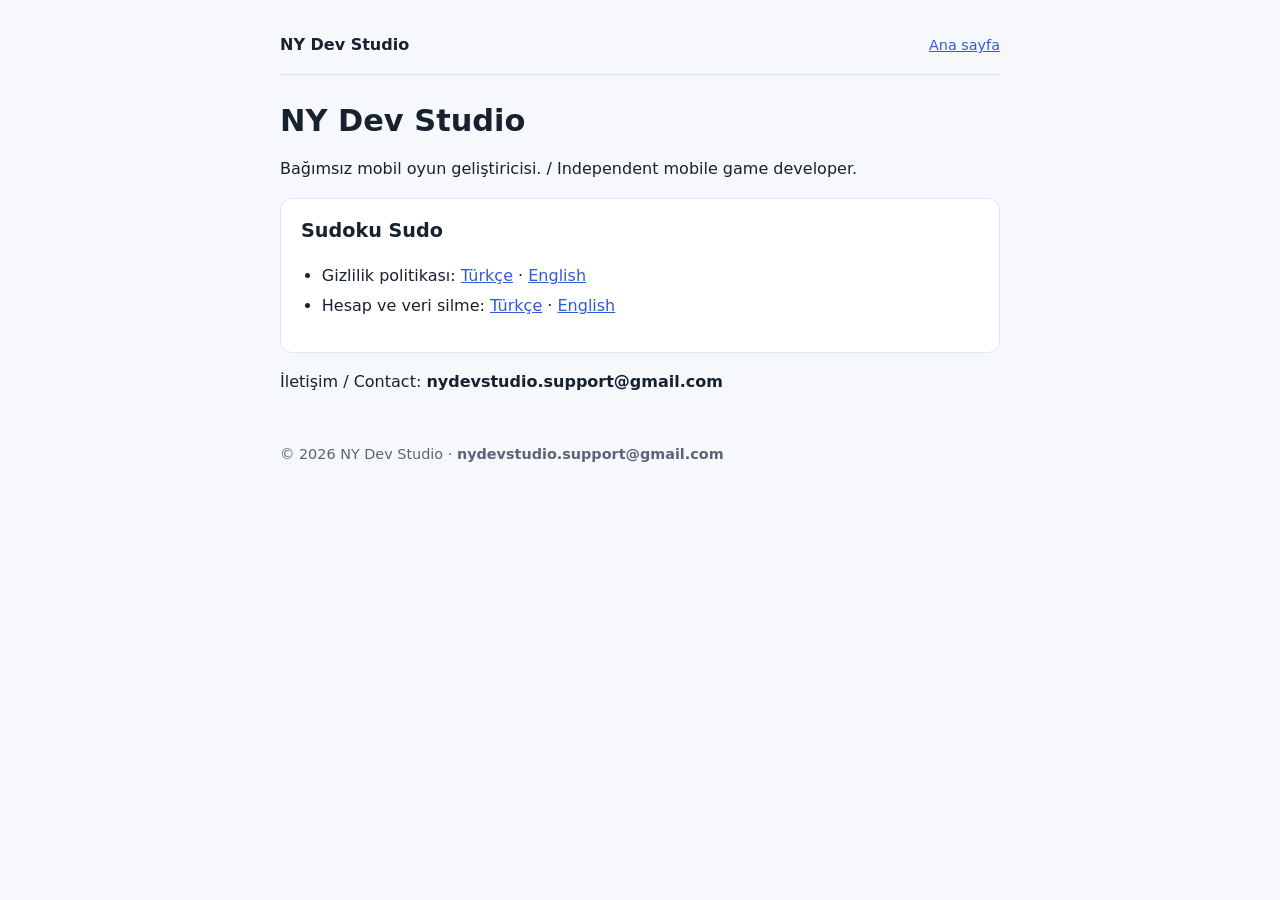
<file: index.html>
<!doctype html>
<html lang="tr">
<head>
<meta charset="utf-8">
<meta name="viewport" content="width=device-width, initial-scale=1">
<title>NY Dev Studio</title>
<link rel="stylesheet" href="/style.css">
</head>
<body>
<main>
<header class="site"><a class="brand" href="/">NY Dev Studio</a><nav class="lang"><a href="/">Ana sayfa</a></nav></header>
<h1>NY Dev Studio</h1>
<p>Bağımsız mobil oyun geliştiricisi. / Independent mobile game developer.</p>
<div class="card">
<h2 style="margin-top:0">Sudoku Sudo</h2>
<ul>
<li>Gizlilik politikası: <a href="/sudoku-sudo/gizlilik.html">Türkçe</a> · <a href="/sudoku-sudo/privacy.html">English</a></li>
<li>Hesap ve veri silme: <a href="/sudoku-sudo/hesap-silme.html">Türkçe</a> · <a href="/sudoku-sudo/delete-account.html">English</a></li>
</ul>
</div>
<p>İletişim / Contact: <span class="mail">nydevstudio.support@gmail.com</span></p>

<footer>© 2026 NY Dev Studio · <span class="mail">nydevstudio.support@gmail.com</span></footer>
</main>
</body>
</html>
</file>
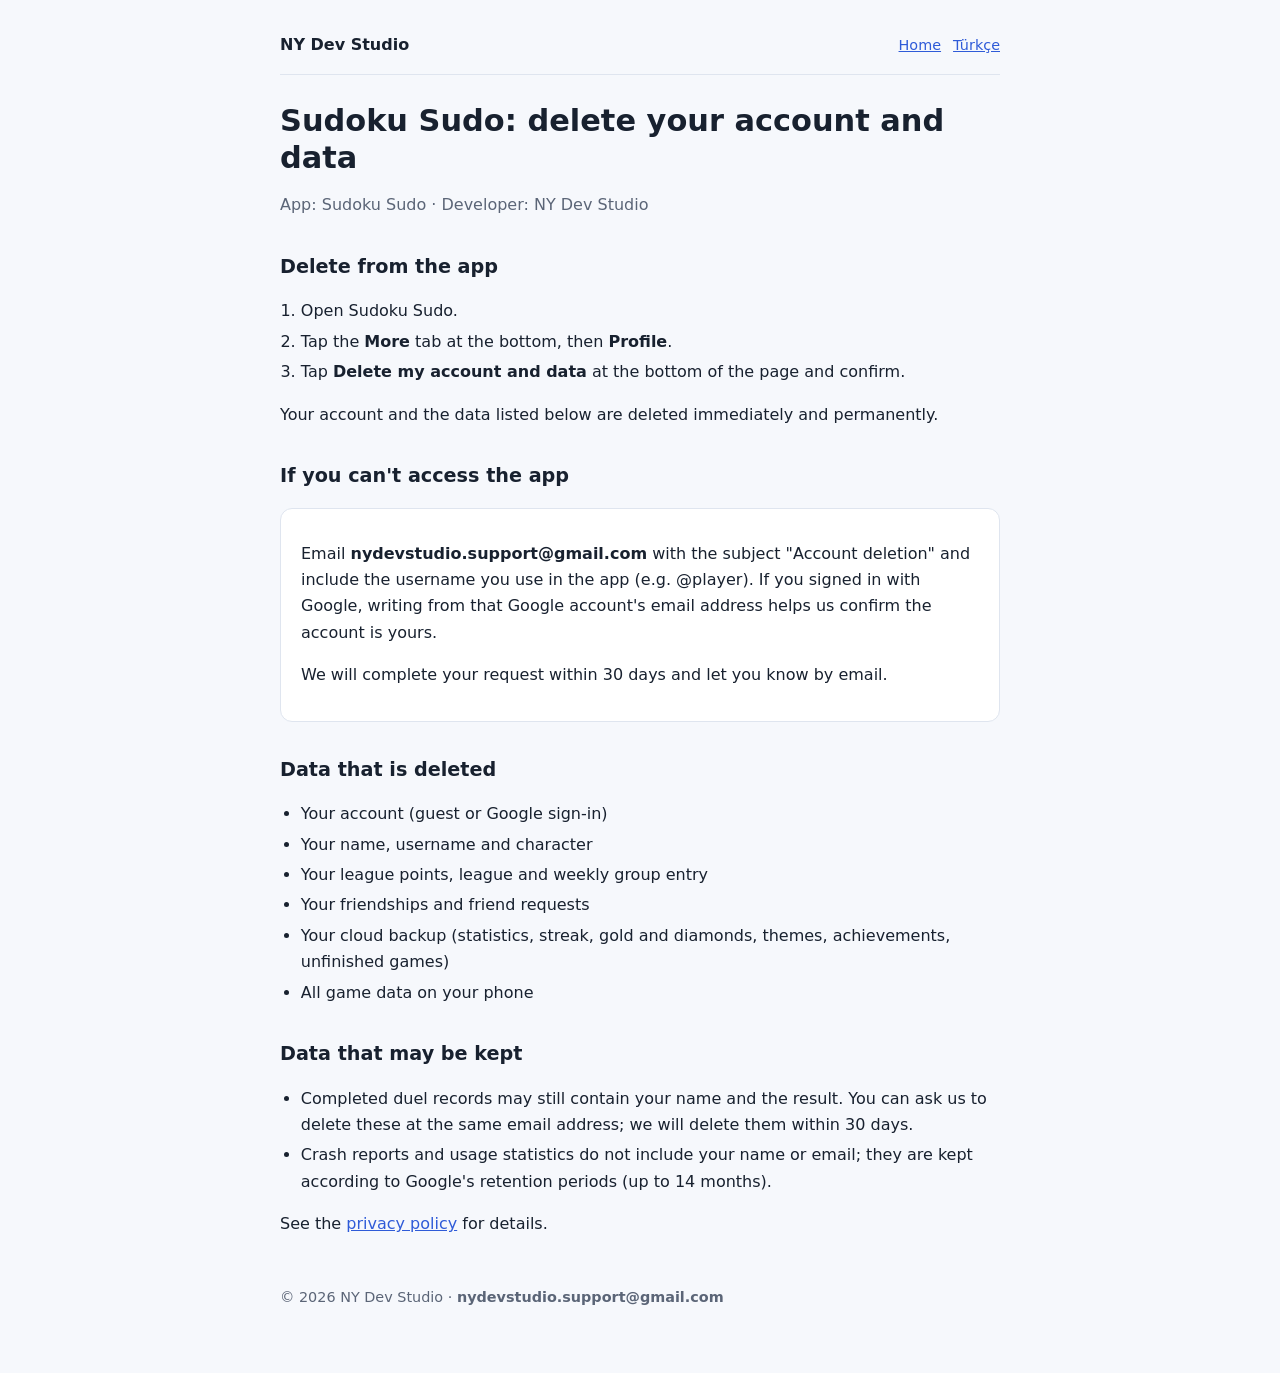
<file: sudoku-sudo/delete-account.html>
<!doctype html>
<html lang="en">
<head>
<meta charset="utf-8">
<meta name="viewport" content="width=device-width, initial-scale=1">
<title>Account and data deletion · Sudoku Sudo</title>
<link rel="stylesheet" href="/style.css">
</head>
<body>
<main>
<header class="site"><a class="brand" href="/">NY Dev Studio</a><nav class="lang"><a href="/">Home</a><a href="/sudoku-sudo/hesap-silme.html" hreflang="tr">Türkçe</a></nav></header>
<h1>Sudoku Sudo: delete your account and data</h1>
<p class="meta">App: Sudoku Sudo · Developer: NY Dev Studio</p>
<h2>Delete from the app</h2>
<ol>
<li>Open Sudoku Sudo.</li>
<li>Tap the <strong>More</strong> tab at the bottom, then <strong>Profile</strong>.</li>
<li>Tap <strong>Delete my account and data</strong> at the bottom of the page and confirm.</li>
</ol>
<p>Your account and the data listed below are deleted immediately and permanently.</p>
<h2>If you can't access the app</h2>
<div class="card">
<p>Email <span class="mail">nydevstudio.support@gmail.com</span> with the subject "Account deletion" and include the username you use in the app (e.g. @player). If you signed in with Google, writing from that Google account's email address helps us confirm the account is yours.</p>
<p>We will complete your request within 30 days and let you know by email.</p>
</div>
<h2>Data that is deleted</h2>
<ul>
<li>Your account (guest or Google sign-in)</li>
<li>Your name, username and character</li>
<li>Your league points, league and weekly group entry</li>
<li>Your friendships and friend requests</li>
<li>Your cloud backup (statistics, streak, gold and diamonds, themes, achievements, unfinished games)</li>
<li>All game data on your phone</li>
</ul>
<h2>Data that may be kept</h2>
<ul>
<li>Completed duel records may still contain your name and the result. You can ask us to delete these at the same email address; we will delete them within 30 days.</li>
<li>Crash reports and usage statistics do not include your name or email; they are kept according to Google's retention periods (up to 14 months).</li>
</ul>
<p>See the <a href="/sudoku-sudo/privacy.html">privacy policy</a> for details.</p>

<footer>© 2026 NY Dev Studio · <span class="mail">nydevstudio.support@gmail.com</span></footer>
</main>
</body>
</html>
</file>
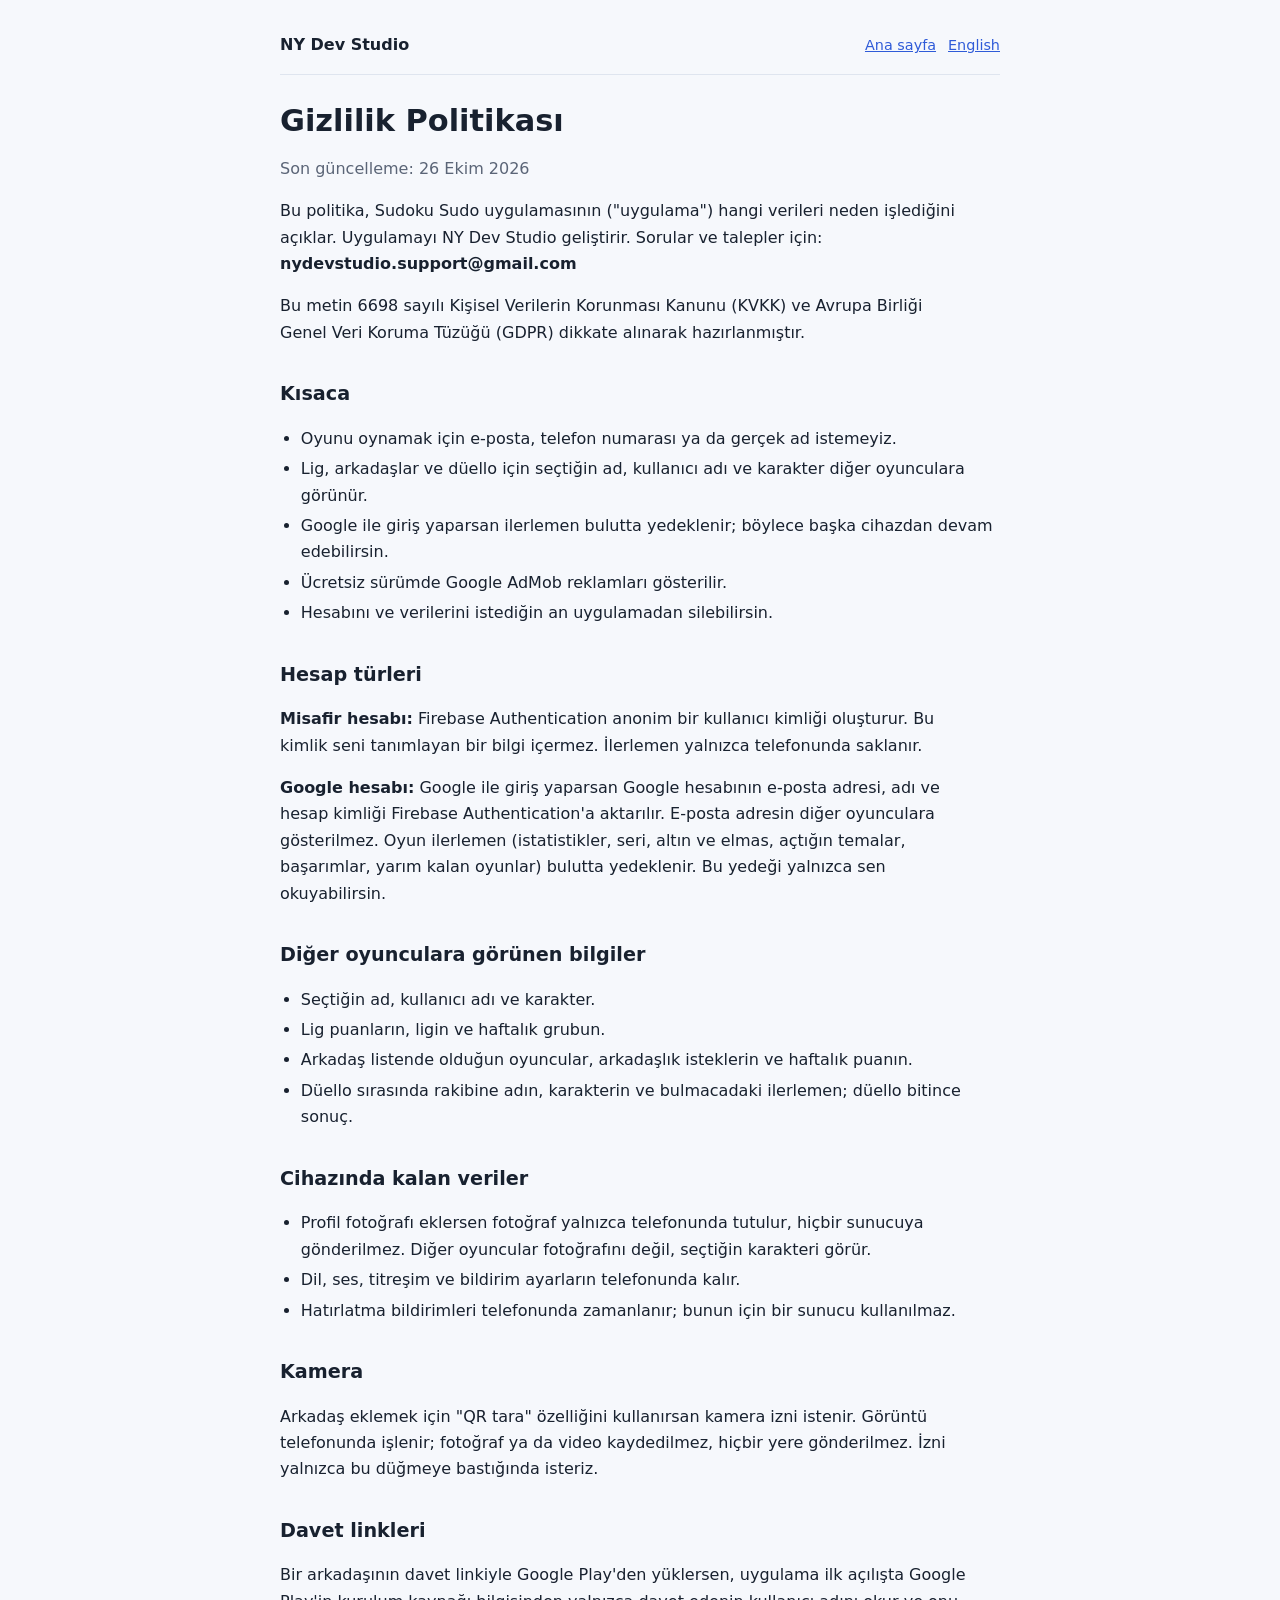
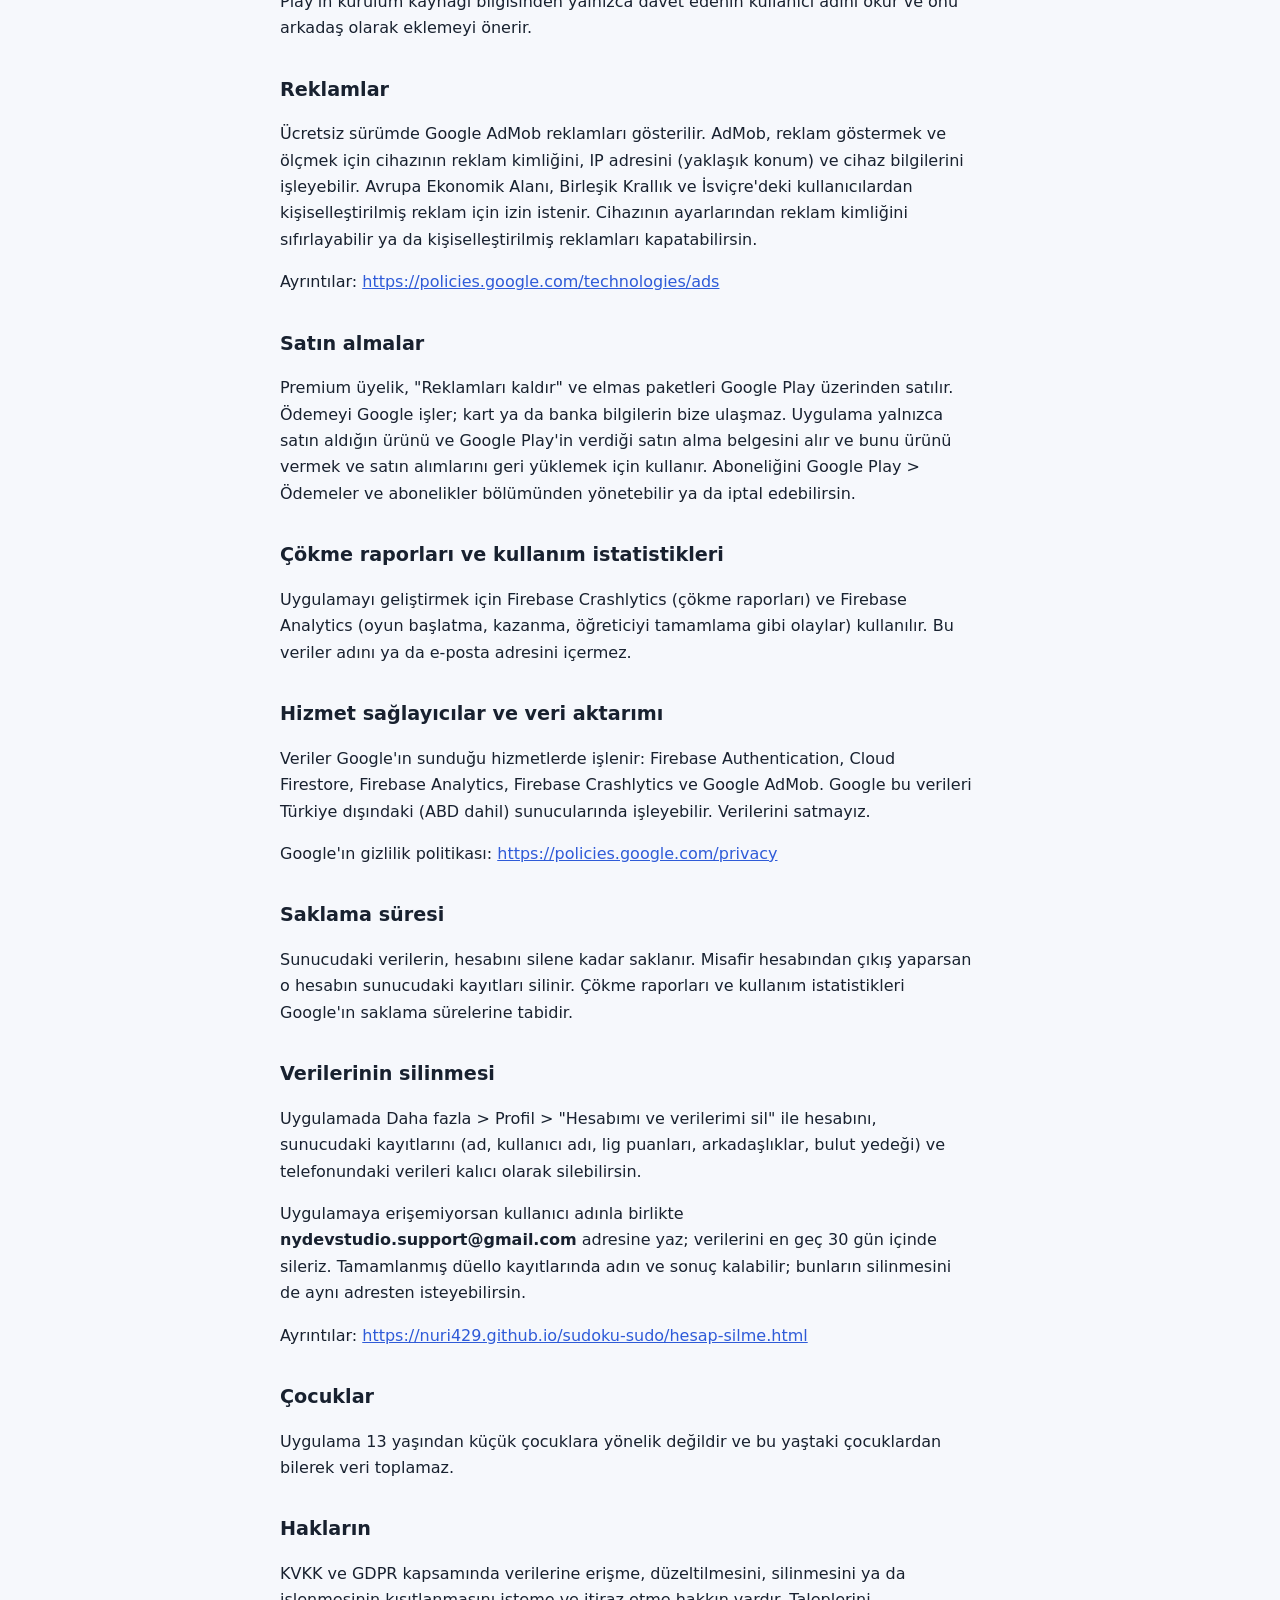
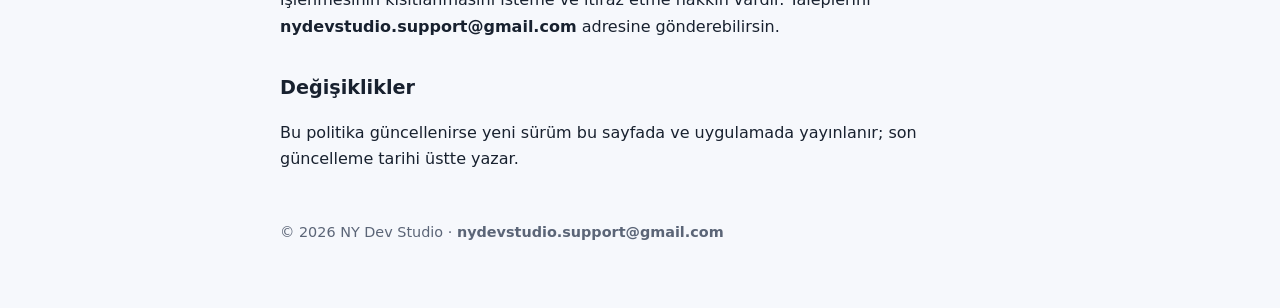
<file: sudoku-sudo/gizlilik.html>
<!doctype html>
<html lang="tr">
<head>
<meta charset="utf-8">
<meta name="viewport" content="width=device-width, initial-scale=1">
<title>Gizlilik Politikası · Sudoku Sudo</title>
<link rel="stylesheet" href="/style.css">
</head>
<body>
<main>
<header class="site"><a class="brand" href="/">NY Dev Studio</a><nav class="lang"><a href="/">Ana sayfa</a><a href="/sudoku-sudo/privacy.html" hreflang="en">English</a></nav></header>
<h1>Gizlilik Politikası</h1>
<p class="meta">Son güncelleme: 26 Ekim 2026</p>
<p>Bu politika, Sudoku Sudo uygulamasının (&quot;uygulama&quot;) hangi verileri neden işlediğini açıklar. Uygulamayı NY Dev Studio geliştirir. Sorular ve talepler için: <span class="mail">nydevstudio.support@gmail.com</span></p>
<p>Bu metin 6698 sayılı Kişisel Verilerin Korunması Kanunu (KVKK) ve Avrupa Birliği Genel Veri Koruma Tüzüğü (GDPR) dikkate alınarak hazırlanmıştır.</p>
<h2>Kısaca</h2>
<ul>
<li>Oyunu oynamak için e-posta, telefon numarası ya da gerçek ad istemeyiz.</li>
<li>Lig, arkadaşlar ve düello için seçtiğin ad, kullanıcı adı ve karakter diğer oyunculara görünür.</li>
<li>Google ile giriş yaparsan ilerlemen bulutta yedeklenir; böylece başka cihazdan devam edebilirsin.</li>
<li>Ücretsiz sürümde Google AdMob reklamları gösterilir.</li>
<li>Hesabını ve verilerini istediğin an uygulamadan silebilirsin.</li>
</ul>
<h2>Hesap türleri</h2>
<p><strong>Misafir hesabı:</strong> Firebase Authentication anonim bir kullanıcı kimliği oluşturur. Bu kimlik seni tanımlayan bir bilgi içermez. İlerlemen yalnızca telefonunda saklanır.</p>
<p><strong>Google hesabı:</strong> Google ile giriş yaparsan Google hesabının e-posta adresi, adı ve hesap kimliği Firebase Authentication&#x27;a aktarılır. E-posta adresin diğer oyunculara gösterilmez. Oyun ilerlemen (istatistikler, seri, altın ve elmas, açtığın temalar, başarımlar, yarım kalan oyunlar) bulutta yedeklenir. Bu yedeği yalnızca sen okuyabilirsin.</p>
<h2>Diğer oyunculara görünen bilgiler</h2>
<ul>
<li>Seçtiğin ad, kullanıcı adı ve karakter.</li>
<li>Lig puanların, ligin ve haftalık grubun.</li>
<li>Arkadaş listende olduğun oyuncular, arkadaşlık isteklerin ve haftalık puanın.</li>
<li>Düello sırasında rakibine adın, karakterin ve bulmacadaki ilerlemen; düello bitince sonuç.</li>
</ul>
<h2>Cihazında kalan veriler</h2>
<ul>
<li>Profil fotoğrafı eklersen fotoğraf yalnızca telefonunda tutulur, hiçbir sunucuya gönderilmez. Diğer oyuncular fotoğrafını değil, seçtiğin karakteri görür.</li>
<li>Dil, ses, titreşim ve bildirim ayarların telefonunda kalır.</li>
<li>Hatırlatma bildirimleri telefonunda zamanlanır; bunun için bir sunucu kullanılmaz.</li>
</ul>
<h2>Kamera</h2>
<p>Arkadaş eklemek için &quot;QR tara&quot; özelliğini kullanırsan kamera izni istenir. Görüntü telefonunda işlenir; fotoğraf ya da video kaydedilmez, hiçbir yere gönderilmez. İzni yalnızca bu düğmeye bastığında isteriz.</p>
<h2>Davet linkleri</h2>
<p>Bir arkadaşının davet linkiyle Google Play&#x27;den yüklersen, uygulama ilk açılışta Google Play&#x27;in kurulum kaynağı bilgisinden yalnızca davet edenin kullanıcı adını okur ve onu arkadaş olarak eklemeyi önerir.</p>
<h2>Reklamlar</h2>
<p>Ücretsiz sürümde Google AdMob reklamları gösterilir. AdMob, reklam göstermek ve ölçmek için cihazının reklam kimliğini, IP adresini (yaklaşık konum) ve cihaz bilgilerini işleyebilir. Avrupa Ekonomik Alanı, Birleşik Krallık ve İsviçre&#x27;deki kullanıcılardan kişiselleştirilmiş reklam için izin istenir. Cihazının ayarlarından reklam kimliğini sıfırlayabilir ya da kişiselleştirilmiş reklamları kapatabilirsin.</p>
<p>Ayrıntılar: <a href="https://policies.google.com/technologies/ads">https://policies.google.com/technologies/ads</a></p>
<h2>Satın almalar</h2>
<p>Premium üyelik, &quot;Reklamları kaldır&quot; ve elmas paketleri Google Play üzerinden satılır. Ödemeyi Google işler; kart ya da banka bilgilerin bize ulaşmaz. Uygulama yalnızca satın aldığın ürünü ve Google Play&#x27;in verdiği satın alma belgesini alır ve bunu ürünü vermek ve satın alımlarını geri yüklemek için kullanır. Aboneliğini Google Play &gt; Ödemeler ve abonelikler bölümünden yönetebilir ya da iptal edebilirsin.</p>
<h2>Çökme raporları ve kullanım istatistikleri</h2>
<p>Uygulamayı geliştirmek için Firebase Crashlytics (çökme raporları) ve Firebase Analytics (oyun başlatma, kazanma, öğreticiyi tamamlama gibi olaylar) kullanılır. Bu veriler adını ya da e-posta adresini içermez.</p>
<h2>Hizmet sağlayıcılar ve veri aktarımı</h2>
<p>Veriler Google&#x27;ın sunduğu hizmetlerde işlenir: Firebase Authentication, Cloud Firestore, Firebase Analytics, Firebase Crashlytics ve Google AdMob. Google bu verileri Türkiye dışındaki (ABD dahil) sunucularında işleyebilir. Verilerini satmayız.</p>
<p>Google&#x27;ın gizlilik politikası: <a href="https://policies.google.com/privacy">https://policies.google.com/privacy</a></p>
<h2>Saklama süresi</h2>
<p>Sunucudaki verilerin, hesabını silene kadar saklanır. Misafir hesabından çıkış yaparsan o hesabın sunucudaki kayıtları silinir. Çökme raporları ve kullanım istatistikleri Google&#x27;ın saklama sürelerine tabidir.</p>
<h2>Verilerinin silinmesi</h2>
<p>Uygulamada Daha fazla &gt; Profil &gt; &quot;Hesabımı ve verilerimi sil&quot; ile hesabını, sunucudaki kayıtlarını (ad, kullanıcı adı, lig puanları, arkadaşlıklar, bulut yedeği) ve telefonundaki verileri kalıcı olarak silebilirsin.</p>
<p>Uygulamaya erişemiyorsan kullanıcı adınla birlikte <span class="mail">nydevstudio.support@gmail.com</span> adresine yaz; verilerini en geç 30 gün içinde sileriz. Tamamlanmış düello kayıtlarında adın ve sonuç kalabilir; bunların silinmesini de aynı adresten isteyebilirsin.</p>
<p>Ayrıntılar: <a href="https://nuri429.github.io/sudoku-sudo/hesap-silme.html">https://nuri429.github.io/sudoku-sudo/hesap-silme.html</a></p>
<h2>Çocuklar</h2>
<p>Uygulama 13 yaşından küçük çocuklara yönelik değildir ve bu yaştaki çocuklardan bilerek veri toplamaz.</p>
<h2>Hakların</h2>
<p>KVKK ve GDPR kapsamında verilerine erişme, düzeltilmesini, silinmesini ya da işlenmesinin kısıtlanmasını isteme ve itiraz etme hakkın vardır. Taleplerini <span class="mail">nydevstudio.support@gmail.com</span> adresine gönderebilirsin.</p>
<h2>Değişiklikler</h2>
<p>Bu politika güncellenirse yeni sürüm bu sayfada ve uygulamada yayınlanır; son güncelleme tarihi üstte yazar.</p>
<footer>© 2026 NY Dev Studio · <span class="mail">nydevstudio.support@gmail.com</span></footer>
</main>
</body>
</html>
</file>
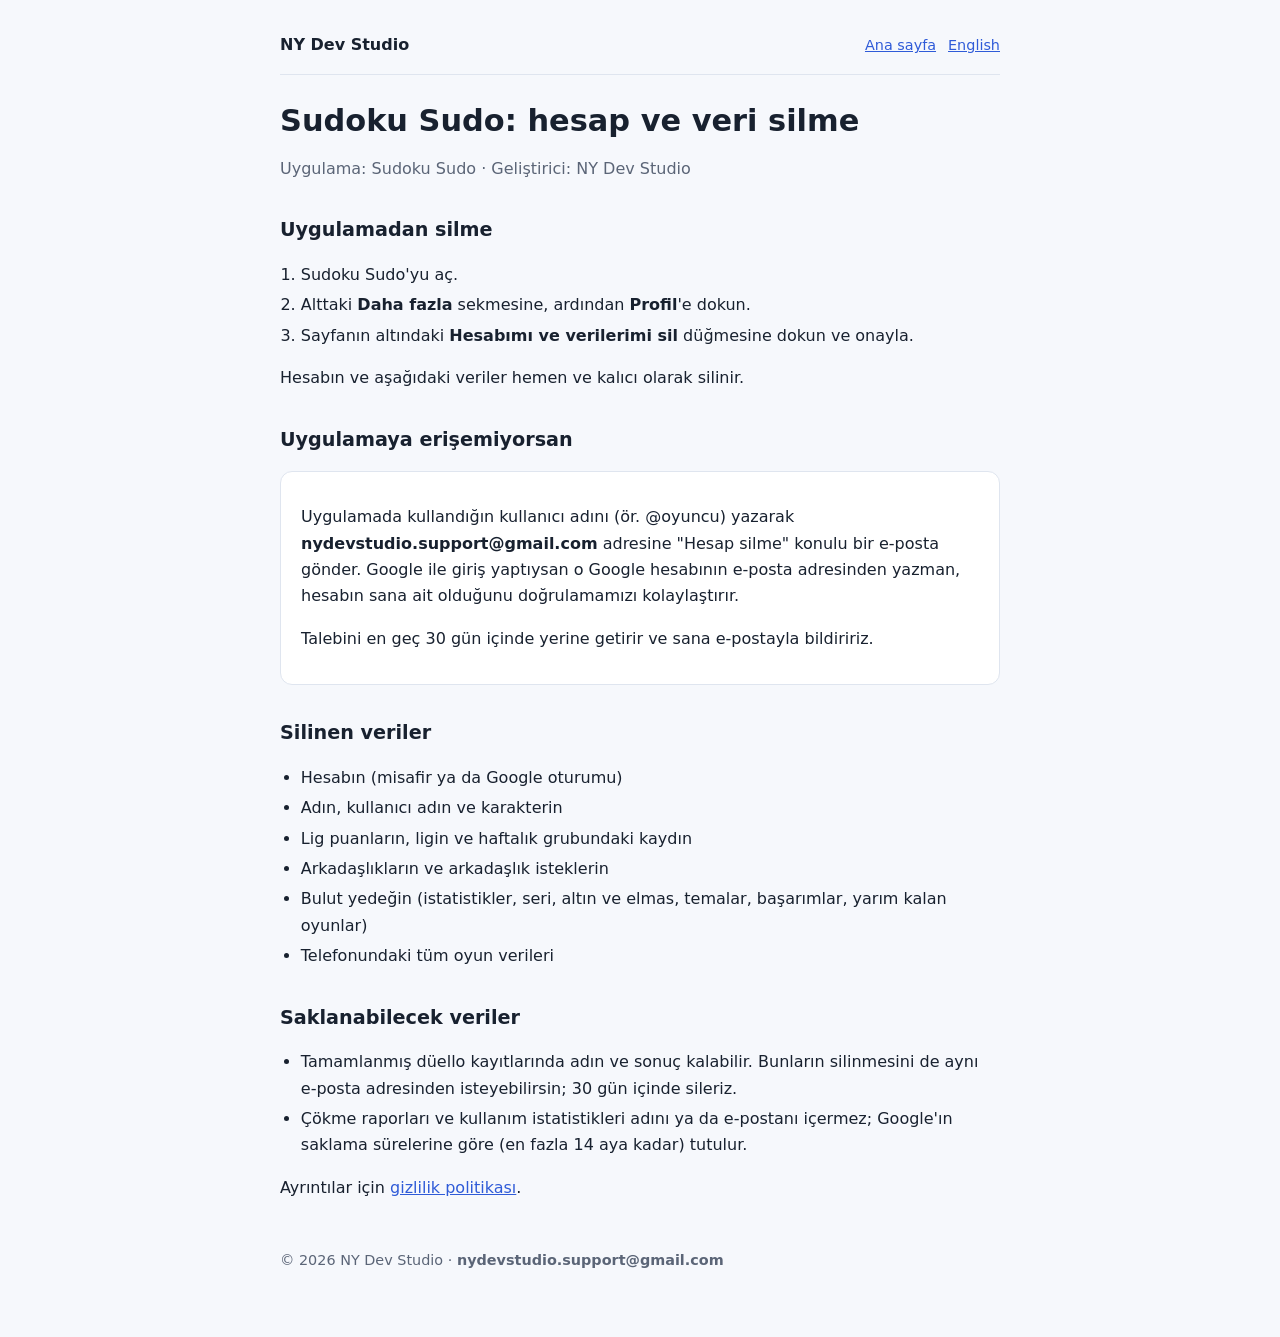
<file: sudoku-sudo/hesap-silme.html>
<!doctype html>
<html lang="tr">
<head>
<meta charset="utf-8">
<meta name="viewport" content="width=device-width, initial-scale=1">
<title>Hesap ve veri silme · Sudoku Sudo</title>
<link rel="stylesheet" href="/style.css">
</head>
<body>
<main>
<header class="site"><a class="brand" href="/">NY Dev Studio</a><nav class="lang"><a href="/">Ana sayfa</a><a href="/sudoku-sudo/delete-account.html" hreflang="en">English</a></nav></header>
<h1>Sudoku Sudo: hesap ve veri silme</h1>
<p class="meta">Uygulama: Sudoku Sudo · Geliştirici: NY Dev Studio</p>
<h2>Uygulamadan silme</h2>
<ol>
<li>Sudoku Sudo'yu aç.</li>
<li>Alttaki <strong>Daha fazla</strong> sekmesine, ardından <strong>Profil</strong>'e dokun.</li>
<li>Sayfanın altındaki <strong>Hesabımı ve verilerimi sil</strong> düğmesine dokun ve onayla.</li>
</ol>
<p>Hesabın ve aşağıdaki veriler hemen ve kalıcı olarak silinir.</p>
<h2>Uygulamaya erişemiyorsan</h2>
<div class="card">
<p>Uygulamada kullandığın kullanıcı adını (ör. @oyuncu) yazarak <span class="mail">nydevstudio.support@gmail.com</span> adresine "Hesap silme" konulu bir e-posta gönder. Google ile giriş yaptıysan o Google hesabının e-posta adresinden yazman, hesabın sana ait olduğunu doğrulamamızı kolaylaştırır.</p>
<p>Talebini en geç 30 gün içinde yerine getirir ve sana e-postayla bildiririz.</p>
</div>
<h2>Silinen veriler</h2>
<ul>
<li>Hesabın (misafir ya da Google oturumu)</li>
<li>Adın, kullanıcı adın ve karakterin</li>
<li>Lig puanların, ligin ve haftalık grubundaki kaydın</li>
<li>Arkadaşlıkların ve arkadaşlık isteklerin</li>
<li>Bulut yedeğin (istatistikler, seri, altın ve elmas, temalar, başarımlar, yarım kalan oyunlar)</li>
<li>Telefonundaki tüm oyun verileri</li>
</ul>
<h2>Saklanabilecek veriler</h2>
<ul>
<li>Tamamlanmış düello kayıtlarında adın ve sonuç kalabilir. Bunların silinmesini de aynı e-posta adresinden isteyebilirsin; 30 gün içinde sileriz.</li>
<li>Çökme raporları ve kullanım istatistikleri adını ya da e-postanı içermez; Google'ın saklama sürelerine göre (en fazla 14 aya kadar) tutulur.</li>
</ul>
<p>Ayrıntılar için <a href="/sudoku-sudo/gizlilik.html">gizlilik politikası</a>.</p>

<footer>© 2026 NY Dev Studio · <span class="mail">nydevstudio.support@gmail.com</span></footer>
</main>
</body>
</html>
</file>
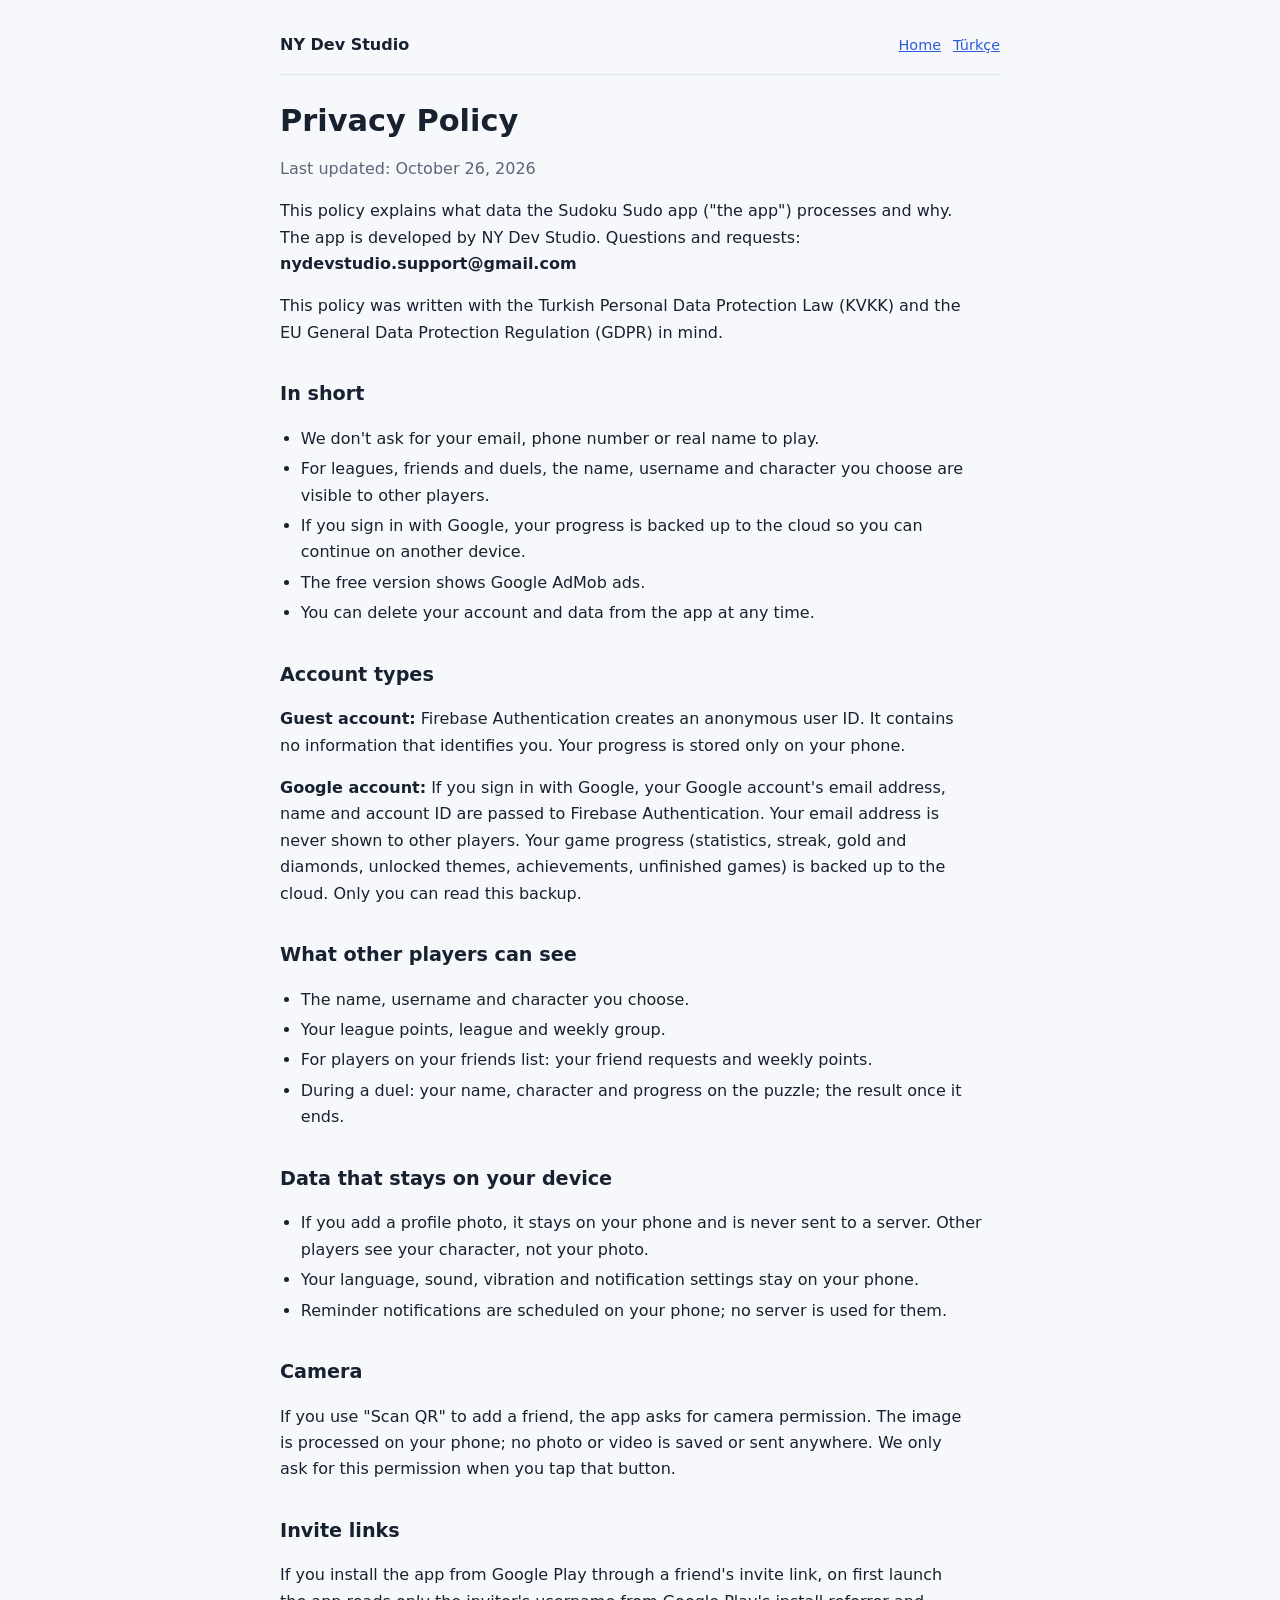
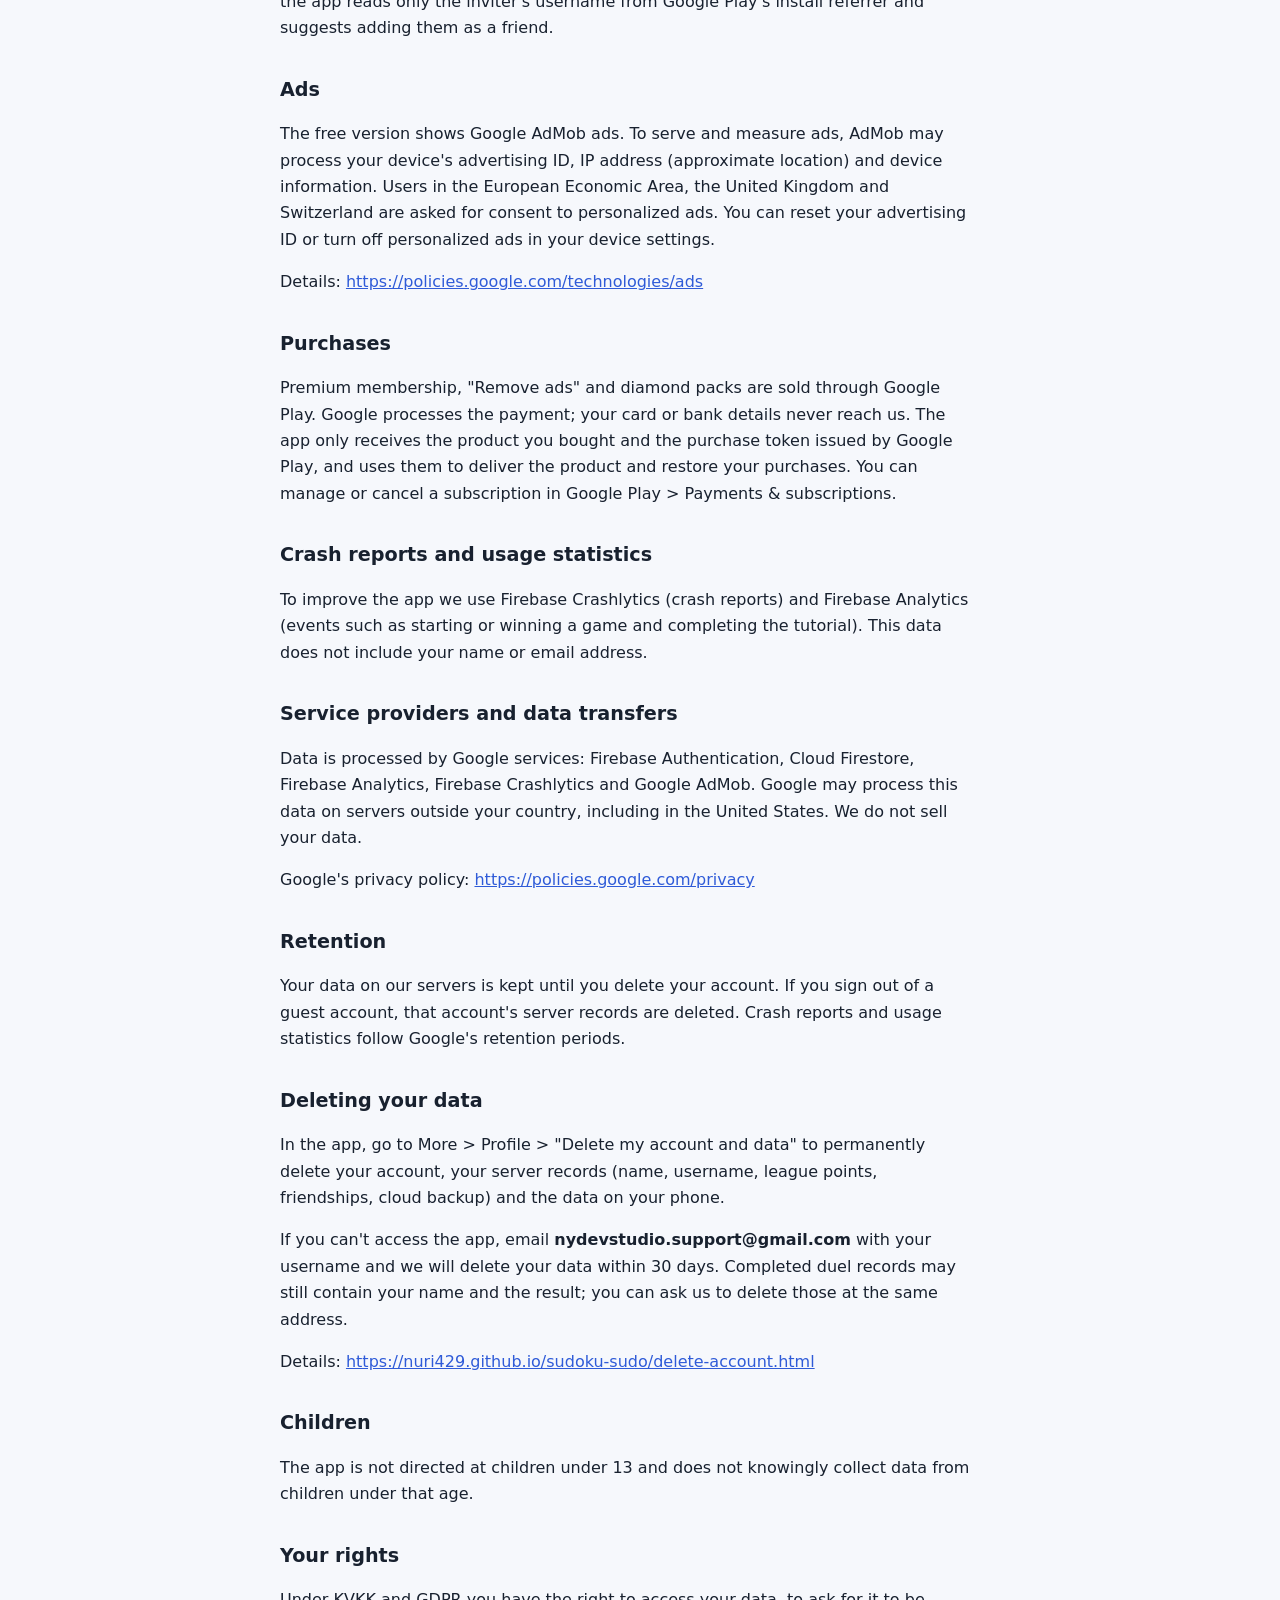
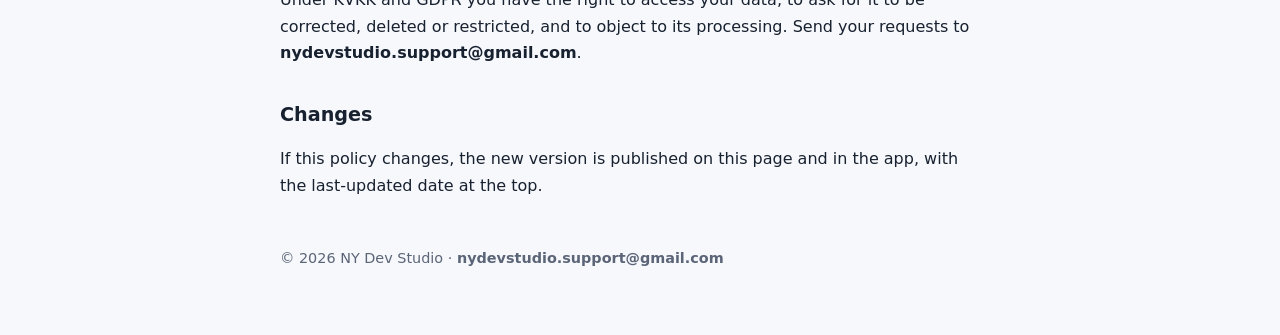
<file: sudoku-sudo/privacy.html>
<!doctype html>
<html lang="en">
<head>
<meta charset="utf-8">
<meta name="viewport" content="width=device-width, initial-scale=1">
<title>Privacy Policy · Sudoku Sudo</title>
<link rel="stylesheet" href="/style.css">
</head>
<body>
<main>
<header class="site"><a class="brand" href="/">NY Dev Studio</a><nav class="lang"><a href="/">Home</a><a href="/sudoku-sudo/gizlilik.html" hreflang="tr">Türkçe</a></nav></header>
<h1>Privacy Policy</h1>
<p class="meta">Last updated: October 26, 2026</p>
<p>This policy explains what data the Sudoku Sudo app (&quot;the app&quot;) processes and why. The app is developed by NY Dev Studio. Questions and requests: <span class="mail">nydevstudio.support@gmail.com</span></p>
<p>This policy was written with the Turkish Personal Data Protection Law (KVKK) and the EU General Data Protection Regulation (GDPR) in mind.</p>
<h2>In short</h2>
<ul>
<li>We don&#x27;t ask for your email, phone number or real name to play.</li>
<li>For leagues, friends and duels, the name, username and character you choose are visible to other players.</li>
<li>If you sign in with Google, your progress is backed up to the cloud so you can continue on another device.</li>
<li>The free version shows Google AdMob ads.</li>
<li>You can delete your account and data from the app at any time.</li>
</ul>
<h2>Account types</h2>
<p><strong>Guest account:</strong> Firebase Authentication creates an anonymous user ID. It contains no information that identifies you. Your progress is stored only on your phone.</p>
<p><strong>Google account:</strong> If you sign in with Google, your Google account&#x27;s email address, name and account ID are passed to Firebase Authentication. Your email address is never shown to other players. Your game progress (statistics, streak, gold and diamonds, unlocked themes, achievements, unfinished games) is backed up to the cloud. Only you can read this backup.</p>
<h2>What other players can see</h2>
<ul>
<li>The name, username and character you choose.</li>
<li>Your league points, league and weekly group.</li>
<li>For players on your friends list: your friend requests and weekly points.</li>
<li>During a duel: your name, character and progress on the puzzle; the result once it ends.</li>
</ul>
<h2>Data that stays on your device</h2>
<ul>
<li>If you add a profile photo, it stays on your phone and is never sent to a server. Other players see your character, not your photo.</li>
<li>Your language, sound, vibration and notification settings stay on your phone.</li>
<li>Reminder notifications are scheduled on your phone; no server is used for them.</li>
</ul>
<h2>Camera</h2>
<p>If you use &quot;Scan QR&quot; to add a friend, the app asks for camera permission. The image is processed on your phone; no photo or video is saved or sent anywhere. We only ask for this permission when you tap that button.</p>
<h2>Invite links</h2>
<p>If you install the app from Google Play through a friend&#x27;s invite link, on first launch the app reads only the inviter&#x27;s username from Google Play&#x27;s install referrer and suggests adding them as a friend.</p>
<h2>Ads</h2>
<p>The free version shows Google AdMob ads. To serve and measure ads, AdMob may process your device&#x27;s advertising ID, IP address (approximate location) and device information. Users in the European Economic Area, the United Kingdom and Switzerland are asked for consent to personalized ads. You can reset your advertising ID or turn off personalized ads in your device settings.</p>
<p>Details: <a href="https://policies.google.com/technologies/ads">https://policies.google.com/technologies/ads</a></p>
<h2>Purchases</h2>
<p>Premium membership, &quot;Remove ads&quot; and diamond packs are sold through Google Play. Google processes the payment; your card or bank details never reach us. The app only receives the product you bought and the purchase token issued by Google Play, and uses them to deliver the product and restore your purchases. You can manage or cancel a subscription in Google Play &gt; Payments &amp; subscriptions.</p>
<h2>Crash reports and usage statistics</h2>
<p>To improve the app we use Firebase Crashlytics (crash reports) and Firebase Analytics (events such as starting or winning a game and completing the tutorial). This data does not include your name or email address.</p>
<h2>Service providers and data transfers</h2>
<p>Data is processed by Google services: Firebase Authentication, Cloud Firestore, Firebase Analytics, Firebase Crashlytics and Google AdMob. Google may process this data on servers outside your country, including in the United States. We do not sell your data.</p>
<p>Google&#x27;s privacy policy: <a href="https://policies.google.com/privacy">https://policies.google.com/privacy</a></p>
<h2>Retention</h2>
<p>Your data on our servers is kept until you delete your account. If you sign out of a guest account, that account&#x27;s server records are deleted. Crash reports and usage statistics follow Google&#x27;s retention periods.</p>
<h2>Deleting your data</h2>
<p>In the app, go to More &gt; Profile &gt; &quot;Delete my account and data&quot; to permanently delete your account, your server records (name, username, league points, friendships, cloud backup) and the data on your phone.</p>
<p>If you can&#x27;t access the app, email <span class="mail">nydevstudio.support@gmail.com</span> with your username and we will delete your data within 30 days. Completed duel records may still contain your name and the result; you can ask us to delete those at the same address.</p>
<p>Details: <a href="https://nuri429.github.io/sudoku-sudo/delete-account.html">https://nuri429.github.io/sudoku-sudo/delete-account.html</a></p>
<h2>Children</h2>
<p>The app is not directed at children under 13 and does not knowingly collect data from children under that age.</p>
<h2>Your rights</h2>
<p>Under KVKK and GDPR you have the right to access your data, to ask for it to be corrected, deleted or restricted, and to object to its processing. Send your requests to <span class="mail">nydevstudio.support@gmail.com</span>.</p>
<h2>Changes</h2>
<p>If this policy changes, the new version is published on this page and in the app, with the last-updated date at the top.</p>
<footer>© 2026 NY Dev Studio · <span class="mail">nydevstudio.support@gmail.com</span></footer>
</main>
</body>
</html>
</file>
<file: style.css>
:root {
  --bg: #f6f8fc; --surface: #ffffff; --fg: #18212f; --muted: #5b6577;
  --line: #dfe5ef; --accent: #2f5bd8;
  --font: "Nunito", "Segoe UI", system-ui, -apple-system, sans-serif;
}
@media (prefers-color-scheme: dark) {
  :root { --bg: #10151f; --surface: #171e2b; --fg: #e8edf6; --muted: #9aa5ba; --line: #2a3446; --accent: #8fa9ff; }
}
* { box-sizing: border-box; }
body { margin: 0; background: var(--bg); color: var(--fg); font: 16px/1.65 var(--font);
  padding: 32px max(16px, env(safe-area-inset-left)) 64px max(16px, env(safe-area-inset-right)); }
main { max-width: 720px; margin: 0 auto; }
header.site { display: flex; flex-wrap: wrap; gap: 8px 16px; align-items: center; justify-content: space-between;
  margin-bottom: 28px; padding-bottom: 16px; border-bottom: 1px solid var(--line); }
header.site a.brand { font-weight: 800; color: var(--fg); text-decoration: none; }
nav.lang a { margin-left: 12px; font-size: .9rem; }
h1 { font-size: 1.9rem; line-height: 1.2; margin: 0 0 8px; }
h2 { font-size: 1.2rem; margin: 32px 0 8px; }
p, li { max-width: 68ch; }
ul, ol { padding-left: 1.3em; }
li { margin: 4px 0; }
a { color: var(--accent); }
.meta { color: var(--muted); }
.card { background: var(--surface); border: 1px solid var(--line); border-radius: 12px; padding: 16px 20px; margin: 16px 0; }
.mail { font-weight: 700; user-select: all; }
footer { margin-top: 48px; color: var(--muted); font-size: .9rem; }
</file>
